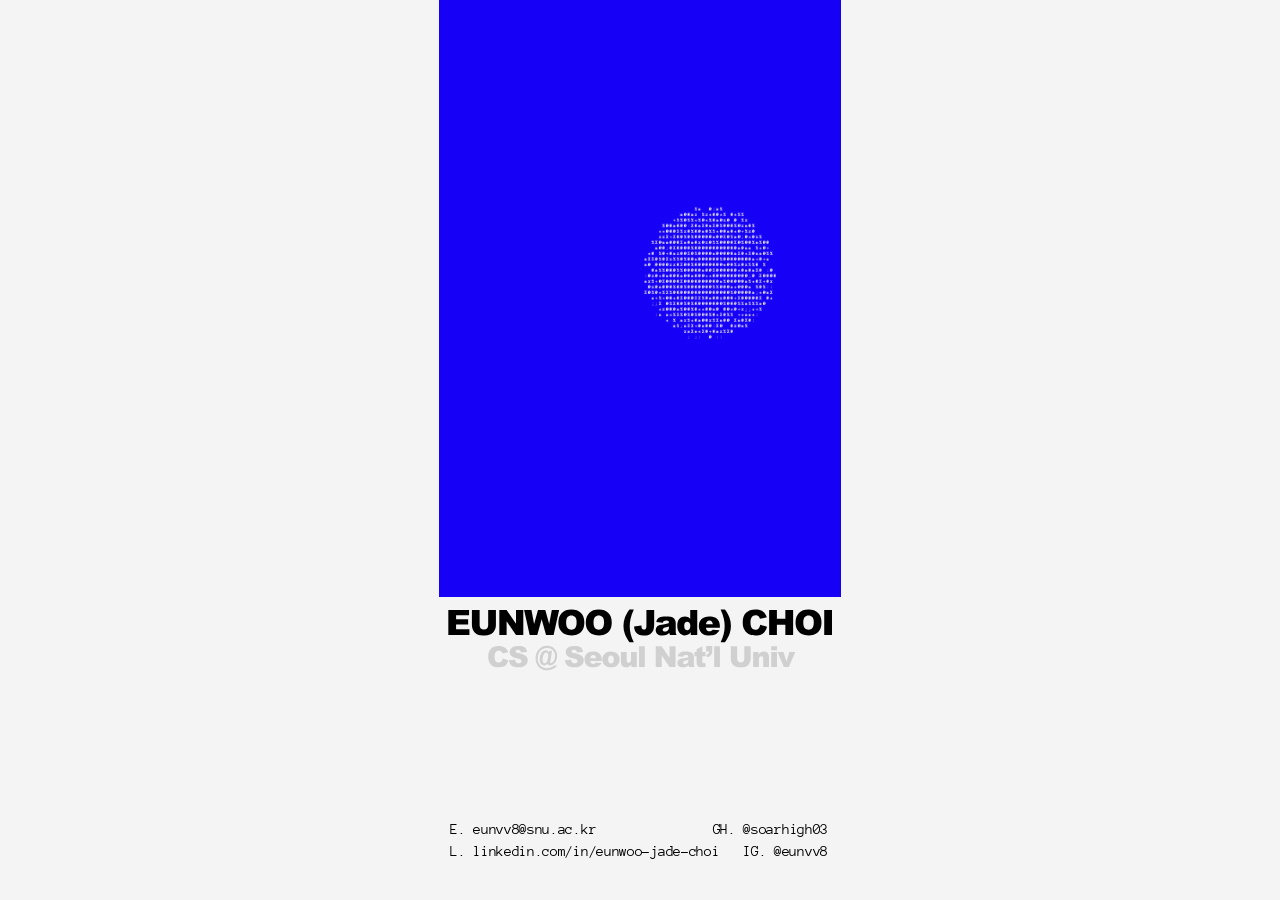
<file: index.html>
<!doctype html>
<html lang="en">
<head>
  <meta charset="utf-8">
  <meta name="viewport" content="width=device-width, initial-scale=1, viewport-fit=cover">
  <meta name="theme-color" content="#f4f4f4">
  <meta name="description" content="Eunwoo (Jade) Choi. Computer science at Seoul National University.">
  <title>Eunwoo (Jade) Choi</title>
  <link rel="preload" href="assets/fonts/anonymous-pro-regular.ttf" as="font" type="font/ttf" crossorigin>
  <link rel="stylesheet" href="home.css?v=2">
  <script src="ascii-art.js?v=5" defer></script>
  <script src="home.js?v=3" defer></script>
</head>
<body>
  <main class="home" aria-labelledby="name">
    <div class="artwork" aria-hidden="true"><canvas id="ascii-art"></canvas></div>
    <section class="card" aria-label="About and contact">
      <h1 id="name">
        <span class="title-copy">EUNWOO (Jade) CHOI</span>
        <img class="name-art" src="assets/images/home-name.svg" width="390" height="49" alt="" aria-hidden="true">
      </h1>
      <p class="education">
        <span class="title-copy">CS @ Seoul Nat’l Univ</span>
        <img class="education-art" src="assets/images/home-education.svg" width="309" height="41" alt="" aria-hidden="true">
      </p>
      <nav class="contacts" aria-label="Contact Eunwoo">
        <a class="email" href="mailto:eunvv8@snu.ac.kr">E. eunvv8@snu.ac.kr</a>
        <a class="github" href="https://github.com/soarhigh03" target="_blank" rel="noopener noreferrer">GH. @soarhigh03</a>
        <a class="linkedin" href="https://www.linkedin.com/in/eunwoo-jade-choi" target="_blank" rel="noopener noreferrer">L. linkedin.com/in/eunwoo-jade-choi</a>
        <div class="instagram">
          <button id="instagram-button" type="button" aria-expanded="false" aria-controls="instagram-note">IG. @eunvv8</button>
          <span id="instagram-note" class="speech-bubble" role="status" hidden>deactivated at the moment</span>
        </div>
      </nav>
    </section>
  </main>
</body>
</html>
</file>
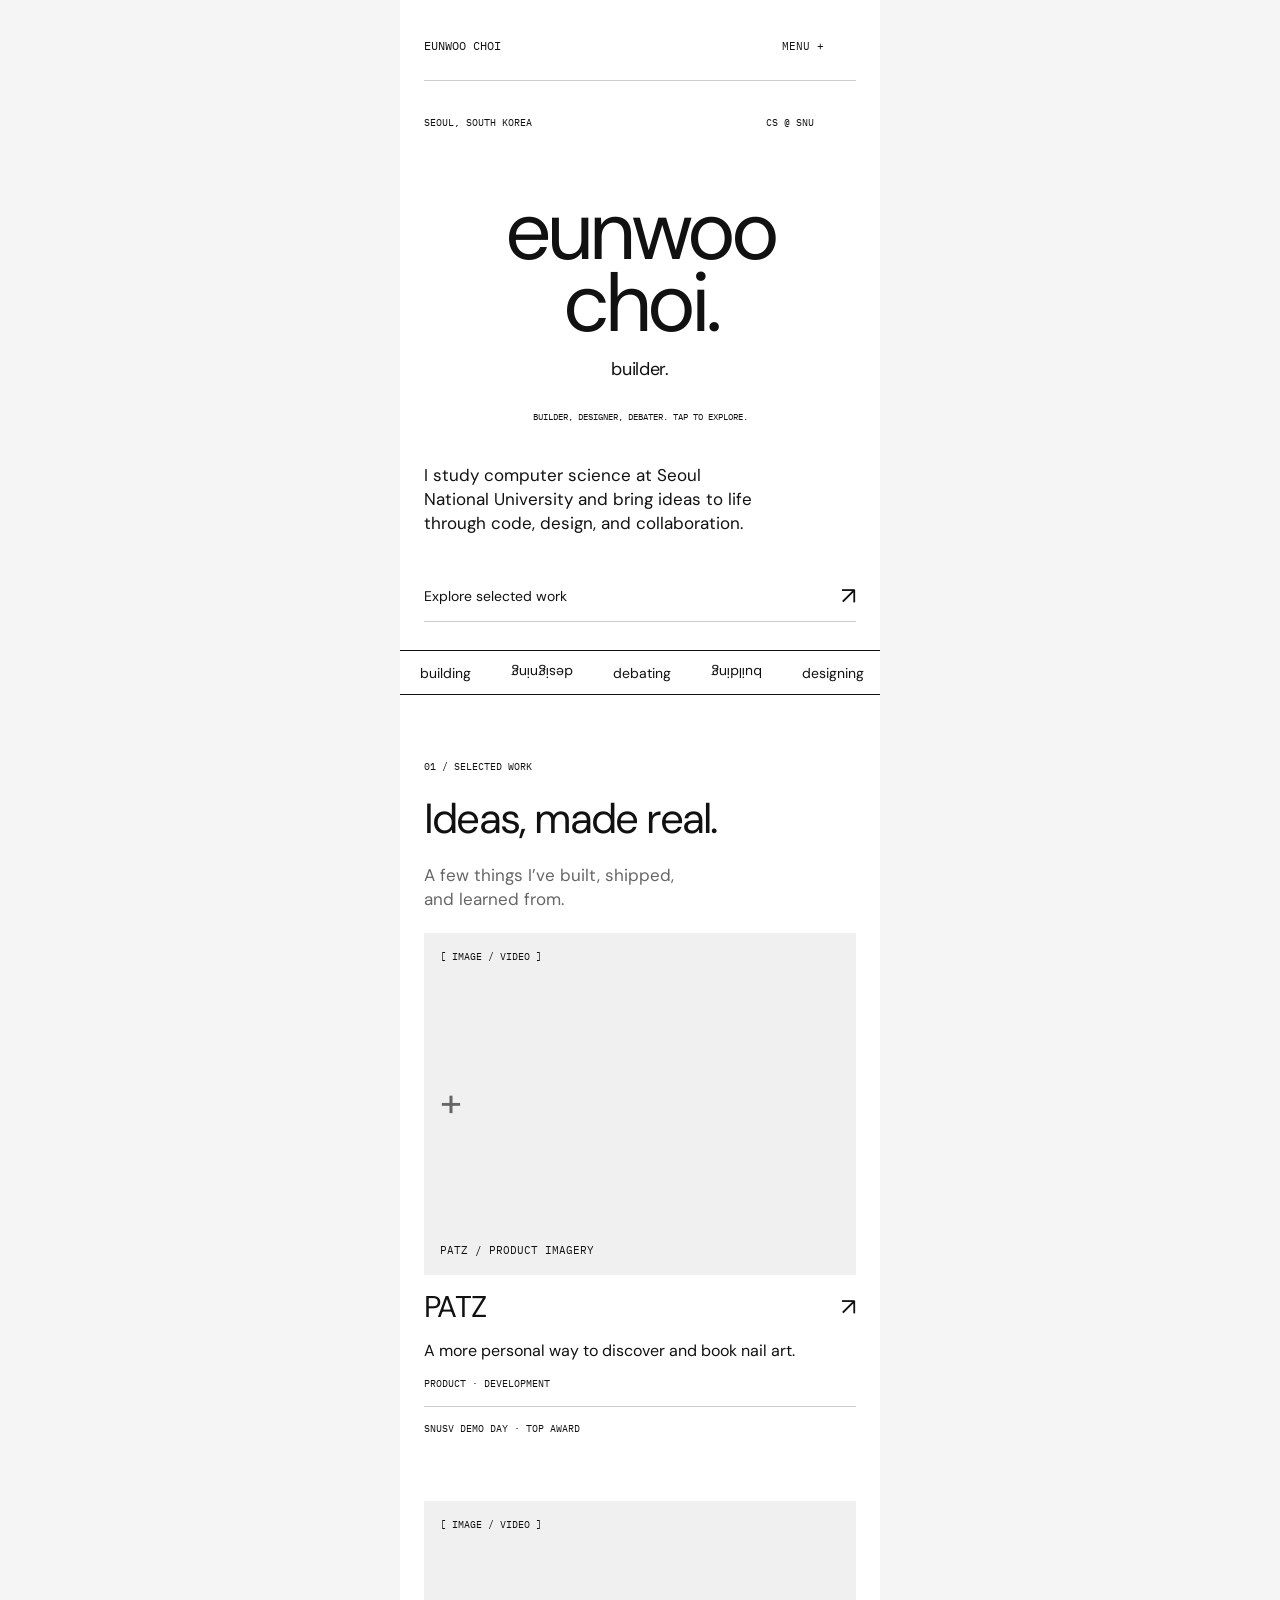
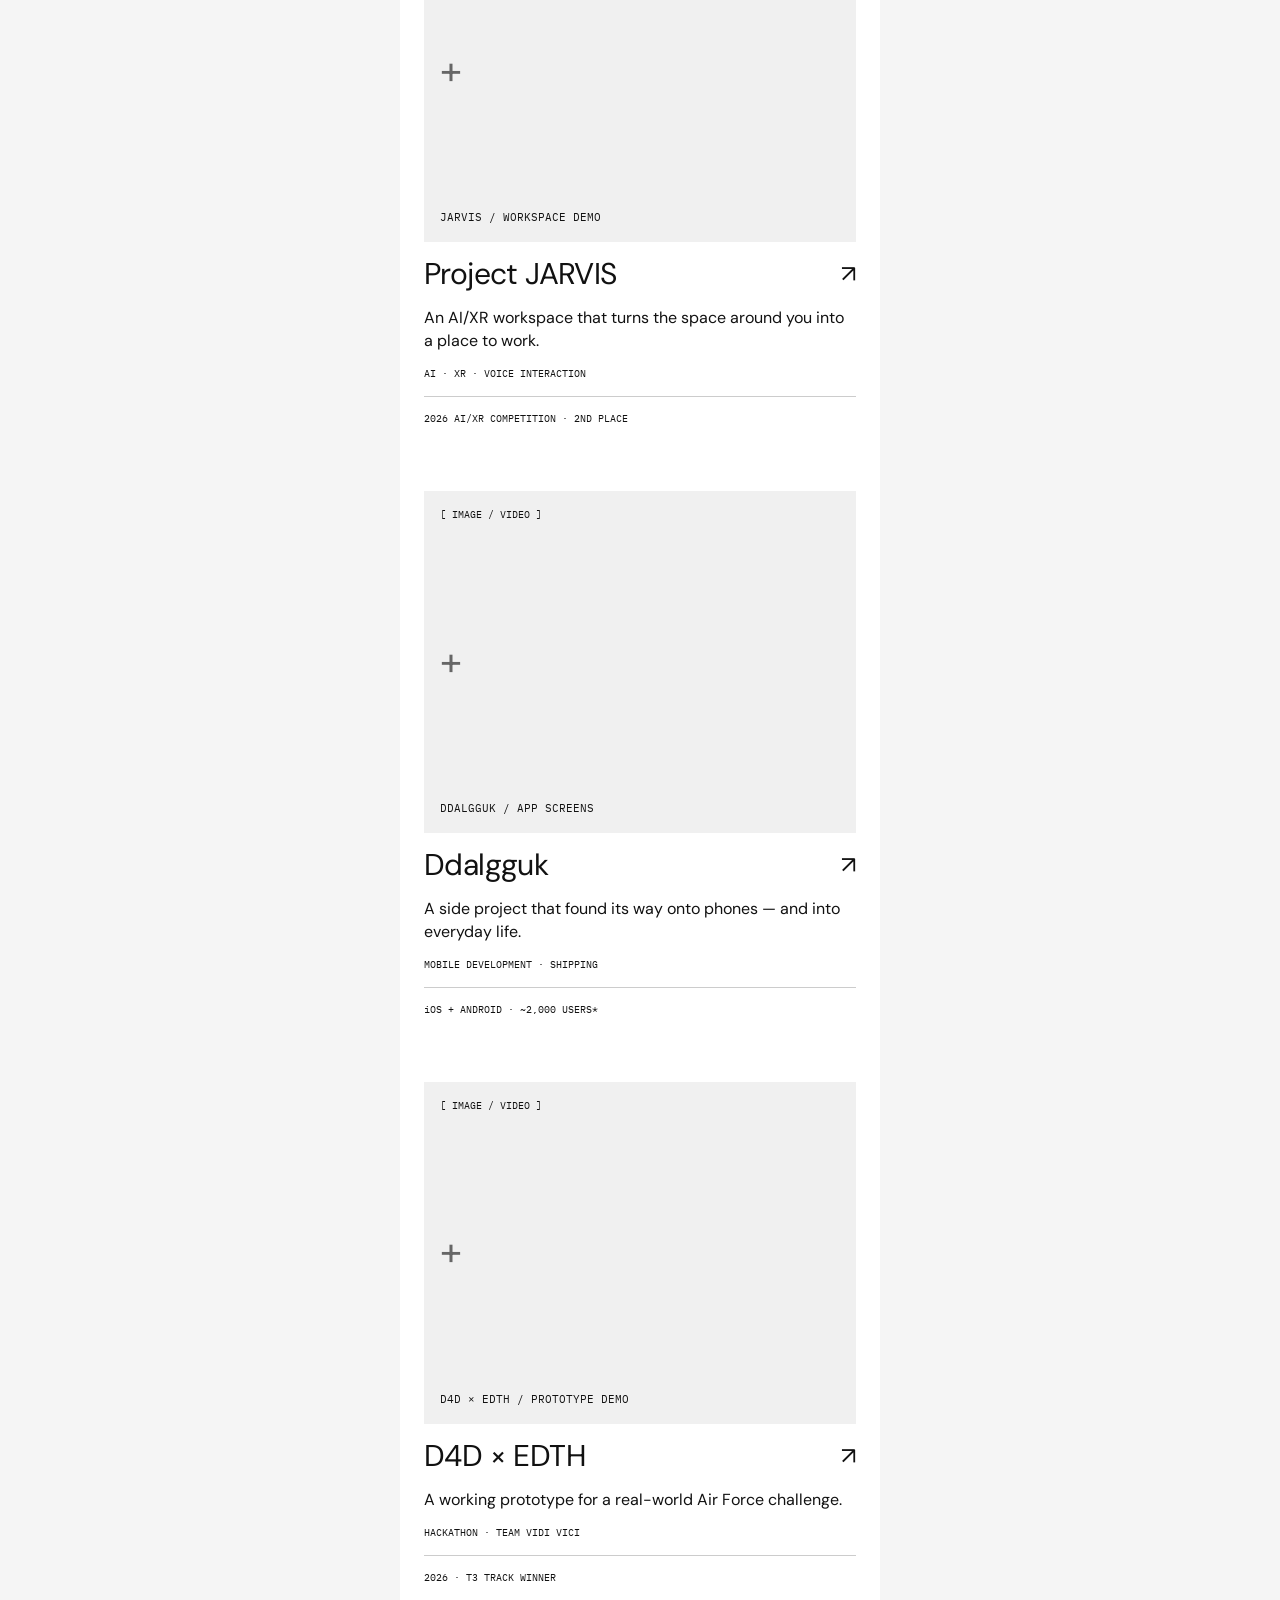
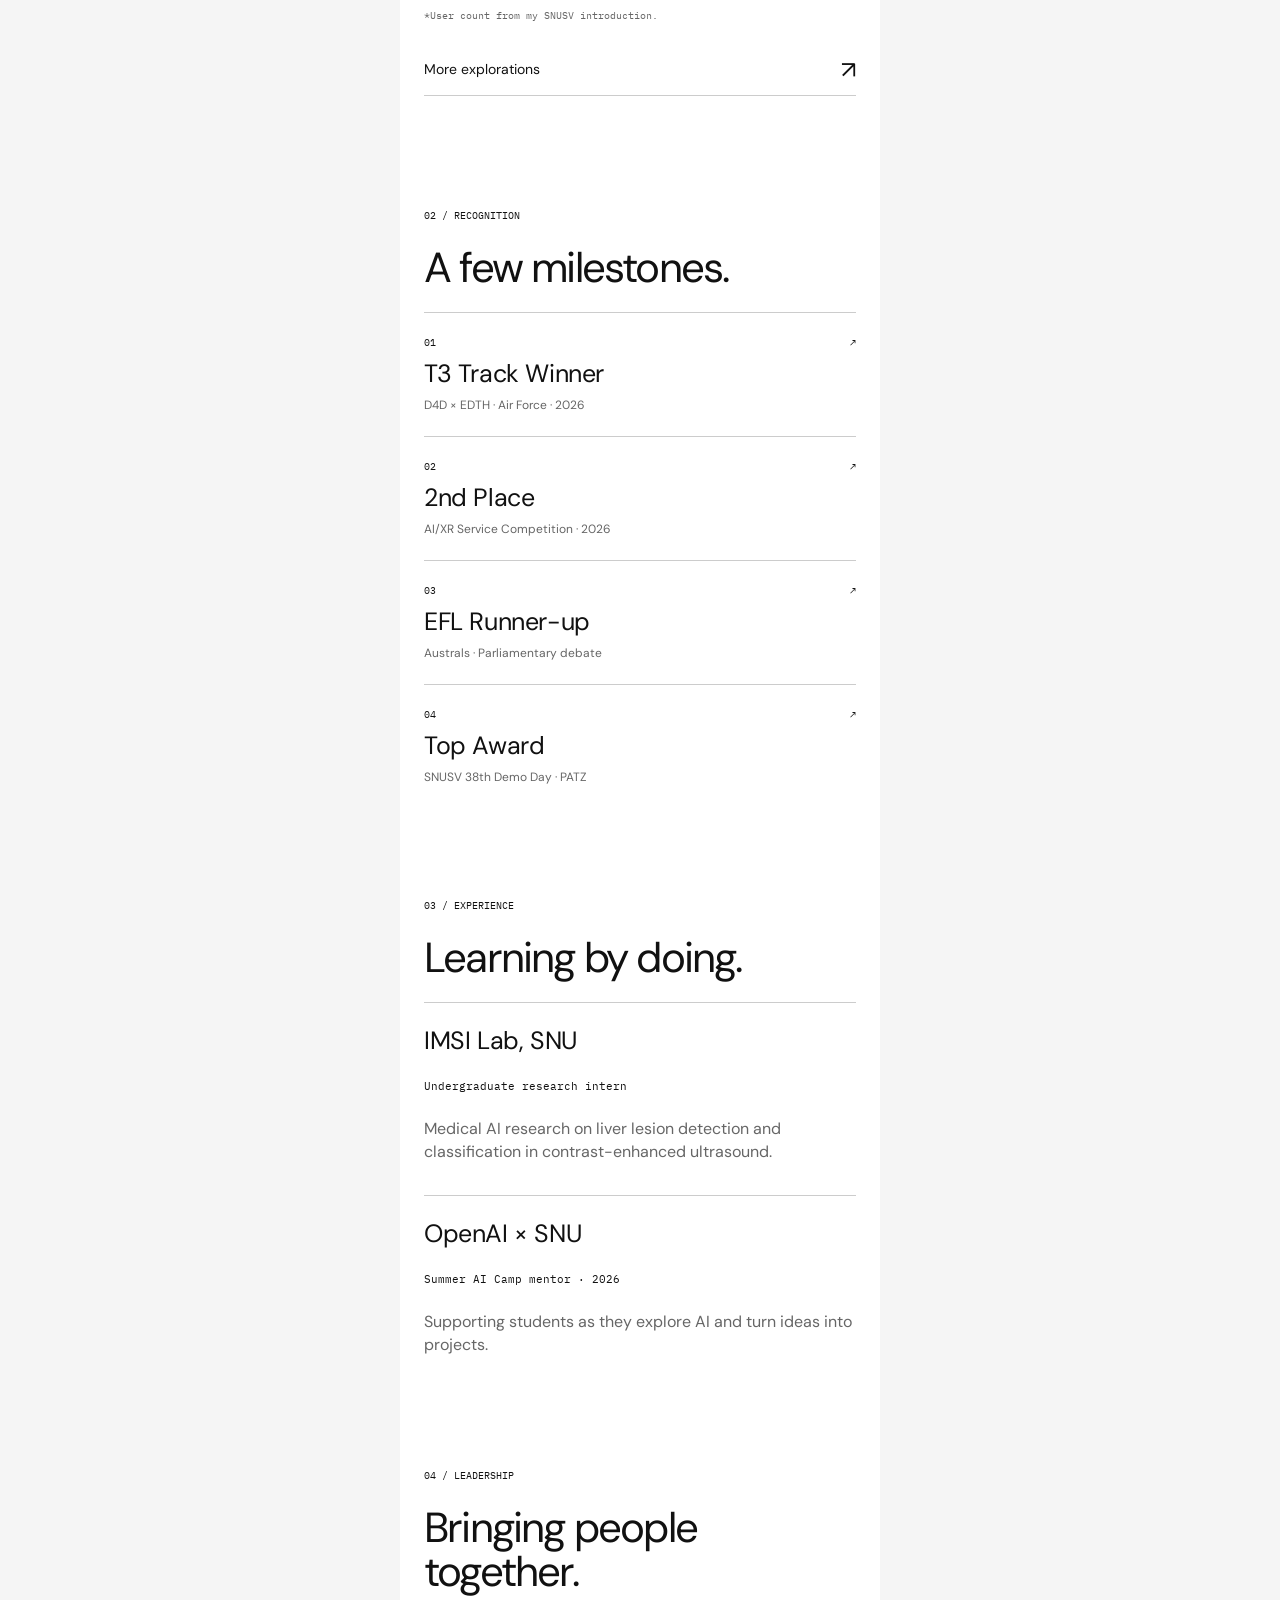
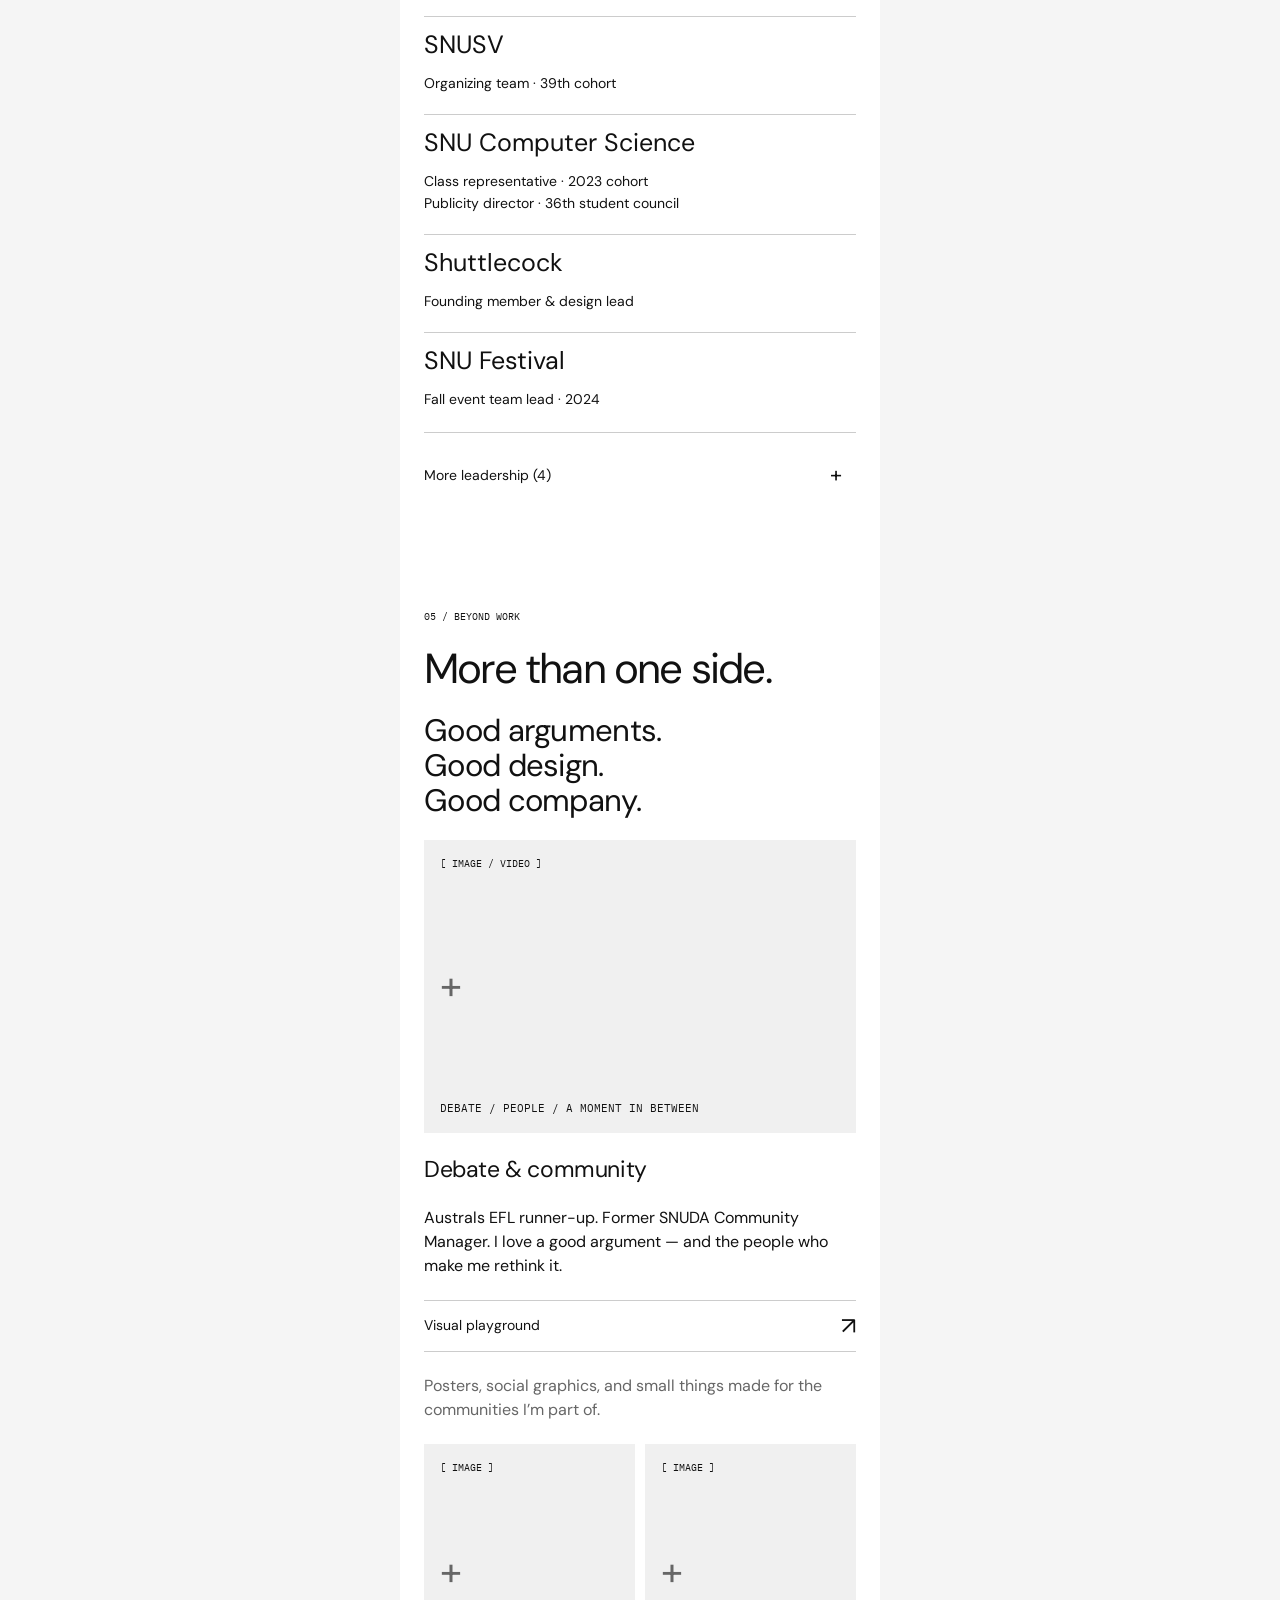
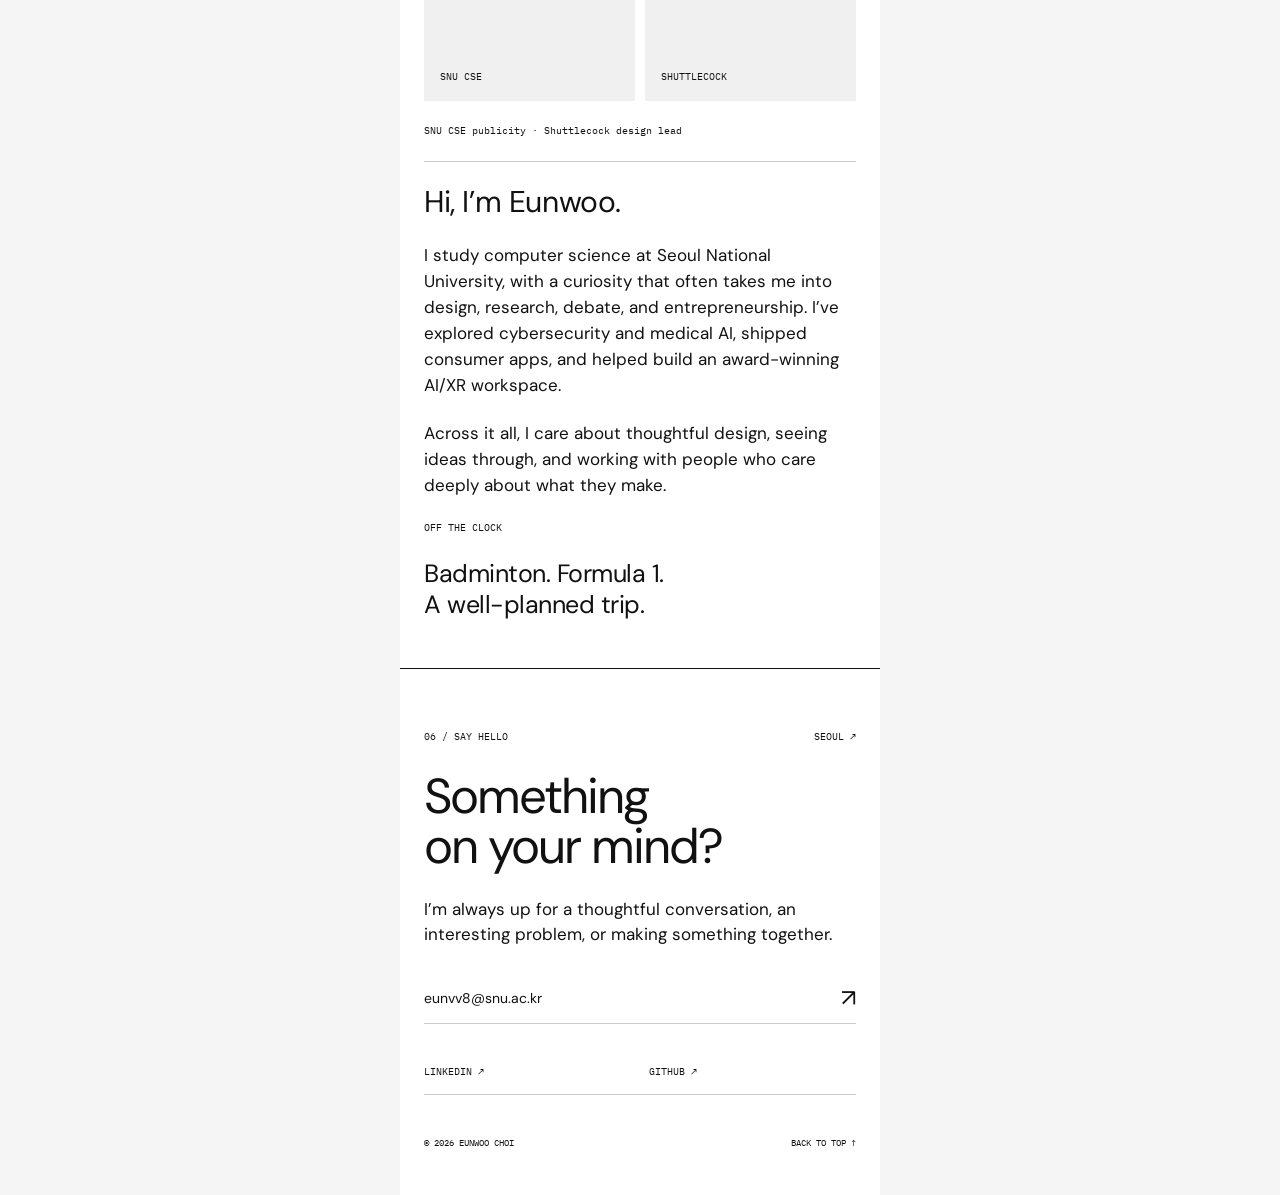
<file: editorial.html>
<!doctype html>
<html lang="en">
<head>
  <meta charset="utf-8">
  <meta name="viewport" content="width=device-width, initial-scale=1, viewport-fit=cover">
  <meta name="theme-color" content="#ffffff">
  <meta name="description" content="Eunwoo Choi — computer science at Seoul National University. Selected work in consumer apps, AI/XR, design, research, and debate.">
  <title>Eunwoo Choi — Selected work</title>
  <link rel="preload" href="assets/fonts/dm-sans-regular.ttf" as="font" type="font/ttf" crossorigin>
  <link rel="stylesheet" href="styles.css">
  <script src="media.js" defer></script>
  <script src="app.js" defer></script>
</head>
<body>
  <a class="skip-link" href="#work">Skip to selected work</a>
  <main class="site" id="home">
    <section class="intro" id="top" aria-labelledby="name">
      <header class="header">
        <a class="wordmark mono" href="#top">EUNWOO CHOI</a>
        <button class="menu-toggle mono" aria-label="Open menu" aria-haspopup="dialog">MENU +</button>
      </header>
      <div class="intro-meta eyebrow"><span>SEOUL, SOUTH KOREA</span><span>CS @ SNU</span></div>
      <h1 id="name">eunwoo<br>choi.</h1>
      <button class="role-switch" aria-label="Change perspective" aria-describedby="role-hint"><span id="role-word" aria-live="polite">builder.</span></button>
      <p class="role-hint mono" id="role-hint">BUILDER, DESIGNER, DEBATER. TAP TO EXPLORE.</p>
      <p class="intro-copy">I study computer science at Seoul National University and bring ideas to life through code, design, and collaboration.</p>
      <a href="#work" class="line-link"><span>Explore selected work</span><span class="arrow" aria-hidden="true">↗</span></a>
    </section>

    <div class="ribbon" aria-label="Building, designing, debating">
      <div class="ribbon-track" aria-hidden="true"><span>building</span><span>designing</span><span>debating</span><span>building</span><span>designing</span><span>debating</span><span>building</span><span>designing</span><span>debating</span></div>
    </div>

    <section class="section" id="work" aria-labelledby="work-title">
      <p class="eyebrow">01 / SELECTED WORK</p>
      <h2 id="work-title">Ideas, made real.</h2>
      <p class="section-intro muted">A few things I’ve built, shipped,<br>and learned from.</p>
      <div class="project-list">
        <a class="project" href="#project/patz" aria-label="Explore PATZ">
          <div class="media-slot" data-media="patz-cover" role="img" aria-label="Placeholder for PATZ product imagery"><span class="media-kind">[ IMAGE / VIDEO ]</span><span class="media-plus" aria-hidden="true">+</span><span class="media-caption">PATZ / PRODUCT IMAGERY</span></div>
          <div class="project-title"><h3>PATZ</h3><span class="arrow" aria-hidden="true">↗</span></div>
          <p>A more personal way to discover and book nail art.</p>
          <p class="eyebrow">PRODUCT · DEVELOPMENT</p>
          <p class="project-outcome eyebrow">SNUSV DEMO DAY · TOP AWARD</p>
        </a>
        <a class="project" href="#project/jarvis" aria-label="Explore Project JARVIS">
          <div class="media-slot" data-media="jarvis-cover" role="img" aria-label="Placeholder for JARVIS workspace demo"><span class="media-kind">[ IMAGE / VIDEO ]</span><span class="media-plus" aria-hidden="true">+</span><span class="media-caption">JARVIS / WORKSPACE DEMO</span></div>
          <div class="project-title"><h3>Project JARVIS</h3><span class="arrow" aria-hidden="true">↗</span></div>
          <p>An AI/XR workspace that turns the space around you into a place to work.</p>
          <p class="eyebrow">AI · XR · VOICE INTERACTION</p>
          <p class="project-outcome eyebrow">2026 AI/XR COMPETITION · 2ND PLACE</p>
        </a>
        <a class="project" href="#project/ddalgguk" aria-label="Explore Ddalgguk">
          <div class="media-slot" data-media="ddalgguk-cover" role="img" aria-label="Placeholder for Ddalgguk app screens"><span class="media-kind">[ IMAGE / VIDEO ]</span><span class="media-plus" aria-hidden="true">+</span><span class="media-caption">DDALGGUK / APP SCREENS</span></div>
          <div class="project-title"><h3>Ddalgguk</h3><span class="arrow" aria-hidden="true">↗</span></div>
          <p>A side project that found its way onto phones — and into everyday life.</p>
          <p class="eyebrow">MOBILE DEVELOPMENT · SHIPPING</p>
          <p class="project-outcome eyebrow">iOS + ANDROID · ~2,000 USERS*</p>
        </a>
        <a class="project" href="#project/d4d" aria-label="Explore D4D and EDTH">
          <div class="media-slot" data-media="d4d-cover" role="img" aria-label="Placeholder for D4D and EDTH prototype demo"><span class="media-kind">[ IMAGE / VIDEO ]</span><span class="media-plus" aria-hidden="true">+</span><span class="media-caption">D4D × EDTH / PROTOTYPE DEMO</span></div>
          <div class="project-title"><h3>D4D × EDTH</h3><span class="arrow" aria-hidden="true">↗</span></div>
          <p>A working prototype for a real-world Air Force challenge.</p>
          <p class="eyebrow">HACKATHON · TEAM VIDI VICI</p>
          <p class="project-outcome eyebrow">2026 · T3 TRACK WINNER</p>
        </a>
      </div>
      <p class="footnote muted">*User count from my SNUSV introduction.</p>
      <a class="line-link" href="#explorations"><span>More explorations</span><span class="arrow" aria-hidden="true">↗</span></a>
    </section>

    <section class="section" id="recognition" aria-labelledby="recognition-title">
      <p class="eyebrow">02 / RECOGNITION</p>
      <h2 id="recognition-title">A few milestones.</h2>
      <div class="award-list">
        <a class="award" href="#project/d4d"><span class="eyebrow award-index">01 <span aria-hidden="true">↗</span></span><h3>T3 Track Winner</h3><p>D4D × EDTH · Air Force · 2026</p></a>
        <a class="award" href="#project/jarvis"><span class="eyebrow award-index">02 <span aria-hidden="true">↗</span></span><h3>2nd Place</h3><p>AI/XR Service Competition · 2026</p></a>
        <a class="award" href="#debate"><span class="eyebrow award-index">03 <span aria-hidden="true">↗</span></span><h3>EFL Runner-up</h3><p>Australs · Parliamentary debate</p></a>
        <a class="award" href="#project/patz"><span class="eyebrow award-index">04 <span aria-hidden="true">↗</span></span><h3>Top Award</h3><p>SNUSV 38th Demo Day · PATZ</p></a>
      </div>
    </section>

    <section class="section" id="experience" aria-labelledby="experience-title">
      <p class="eyebrow">03 / EXPERIENCE</p>
      <h2 id="experience-title">Learning by doing.</h2>
      <div class="experience-list">
        <article><h3>IMSI Lab, SNU</h3><p class="eyebrow">Undergraduate research intern</p><p class="muted">Medical AI research on liver lesion detection and classification in contrast-enhanced ultrasound.</p></article>
        <article><h3>OpenAI × SNU</h3><p class="eyebrow">Summer AI Camp mentor · 2026</p><p class="muted">Supporting students as they explore AI and turn ideas into projects.</p></article>
      </div>
    </section>

    <section class="section leadership" id="leadership" aria-labelledby="leadership-title">
      <p class="eyebrow">04 / LEADERSHIP</p>
      <h2 id="leadership-title">Bringing people<br>together.</h2>
      <div class="leadership-list">
        <article><h3>SNUSV</h3><p>Organizing team · 39th cohort</p></article>
        <article><h3>SNU Computer Science</h3><p>Class representative · 2023 cohort<br>Publicity director · 36th student council</p></article>
        <article><h3>Shuttlecock</h3><p>Founding member &amp; design lead</p></article>
        <article><h3>SNU Festival</h3><p>Fall event team lead · 2024</p></article>
      </div>
      <details class="leadership-more">
        <summary><span class="more-label">More leadership (4)</span><span class="less-label">Less leadership</span><span class="toggle-symbol" aria-hidden="true"></span></summary>
        <div class="leadership-list">
          <article><h3>ComSee</h3><p>Support &amp; design lead · 2024</p></article>
          <article><h3>SNUDA</h3><p>Community Manager</p></article>
          <article><h3>Student Social Service Corps</h3><p>Development lead · Moduui team</p></article>
          <article><h3>Jeju SNU Volunteer Program</h3><p>Field team lead &amp; design team member · 2025</p></article>
        </div>
      </details>
    </section>

    <section class="section beyond" id="about" aria-labelledby="about-title">
      <p class="eyebrow">05 / BEYOND WORK</p>
      <h2 id="about-title">More than one side.</h2>
      <p class="statement">Good arguments.<br>Good design.<br>Good company.</p>
      <div class="media-slot people-slot" data-media="debate" role="img" aria-label="Placeholder for a debate or community photo"><span class="media-kind">[ IMAGE / VIDEO ]</span><span class="media-plus" aria-hidden="true">+</span><span class="media-caption">DEBATE / PEOPLE / A MOMENT IN BETWEEN</span></div>
      <article class="text-group" id="debate"><h3>Debate &amp; community</h3><p>Australs EFL runner-up. Former SNUDA Community Manager. I love a good argument — and the people who make me rethink it.</p></article>
      <div class="playground-block">
        <a href="#playground" class="line-link"><span>Visual playground</span><span class="arrow" aria-hidden="true">↗</span></a>
        <p class="muted">Posters, social graphics, and small things made for the communities I’m part of.</p>
        <a class="gallery-preview" href="#playground" aria-label="Open visual playground">
          <div class="media-slot" data-media="cse-01" role="img" aria-label="Placeholder for SNU CSE design"><span class="media-kind">[ IMAGE ]</span><span class="media-plus" aria-hidden="true">+</span><span class="media-caption">SNU CSE</span></div>
          <div class="media-slot" data-media="shuttlecock-01" role="img" aria-label="Placeholder for Shuttlecock design"><span class="media-kind">[ IMAGE ]</span><span class="media-plus" aria-hidden="true">+</span><span class="media-caption">SHUTTLECOCK</span></div>
        </a>
        <p class="eyebrow">SNU CSE publicity · Shuttlecock design lead</p>
      </div>
      <div class="bio text-group"><h3>Hi, I’m Eunwoo.</h3><p>I study computer science at Seoul National University, with a curiosity that often takes me into design, research, debate, and entrepreneurship. I’ve explored cybersecurity and medical AI, shipped consumer apps, and helped build an award-winning AI/XR workspace.</p><p>Across it all, I care about thoughtful design, seeing ideas through, and working with people who care deeply about what they make.</p></div>
      <div class="off-clock"><p class="eyebrow">OFF THE CLOCK</p><p>Badminton. Formula 1.<br>A well-planned trip.</p></div>
    </section>

    <footer class="contact" id="contact">
      <p class="eyebrow contact-meta"><span>06 / SAY HELLO</span><span>SEOUL ↗</span></p>
      <h2>Something<br>on your mind?</h2>
      <p>I’m always up for a thoughtful conversation, an interesting problem, or making something together.</p>
      <a href="mailto:eunvv8@snu.ac.kr" class="line-link"><span>eunvv8@snu.ac.kr</span><span class="arrow" aria-hidden="true">↗</span></a>
      <div class="socials eyebrow"><a href="https://www.linkedin.com/in/eunwoo-kelly-choi" target="_blank" rel="noreferrer">LINKEDIN ↗</a><a href="https://github.com/soarhigh03" target="_blank" rel="noreferrer">GITHUB ↗</a></div>
      <div class="colophon eyebrow"><span>© 2026 EUNWOO CHOI</span><a href="#top">BACK TO TOP ↑</a></div>
    </footer>
  </main>

  <dialog class="sheet menu-sheet" id="menu" aria-labelledby="menu-title">
    <div class="sheet-inner">
      <header class="header"><span class="wordmark mono">EUNWOO CHOI</span><button class="close-button mono" aria-label="Close menu" data-close-menu>CLOSE −</button></header>
      <h2 id="menu-title">Where to?</h2>
      <nav aria-label="Main navigation"><a href="#work" class="line-link"><span>Selected work</span><span aria-hidden="true">↗</span></a><a href="#recognition" class="line-link"><span>Recognition</span><span aria-hidden="true">↗</span></a><a href="#experience" class="line-link"><span>Experience</span><span aria-hidden="true">↗</span></a><a href="#leadership" class="line-link"><span>Leadership</span><span aria-hidden="true">↗</span></a><a href="#about" class="line-link"><span>Beyond work</span><span aria-hidden="true">↗</span></a><a href="#contact" class="line-link"><span>Say hello</span><span aria-hidden="true">↗</span></a></nav>
      <p class="menu-note muted">Curiosity is a good place to start.</p>
    </div>
  </dialog>
  <dialog class="sheet" id="detail" aria-labelledby="detail-title"><div class="sheet-inner" id="detail-content"></div></dialog>
  <noscript><p class="noscript">Enable JavaScript to explore project details and the visual archive. You can still read the portfolio and get in touch by email.</p></noscript>
</body>
</html>
</file>
<file: home.css>
@font-face {
  font-family: "Anonymous Pro";
  src: url("assets/fonts/anonymous-pro-regular.ttf") format("truetype");
  font-weight: 400;
  font-style: normal;
  font-display: swap;
}

:root { color-scheme: light; background: #f4f4f4; }
* { box-sizing: border-box; }
html, body { width: 100%; height: 100%; margin: 0; overflow: hidden; overscroll-behavior: none; }
body { color: #000; -webkit-font-smoothing: antialiased; }
button, a { -webkit-tap-highlight-color: transparent; touch-action: manipulation; }
a { color: inherit; text-decoration: none; }
button { color: inherit; font: inherit; letter-spacing: inherit; padding: 0; border: 0; background: none; cursor: pointer; }
button:focus-visible, a:focus-visible { outline: 1px solid currentColor; outline-offset: 4px; }
[hidden] { display: none !important; }

.home {
  /* All card measurements come from the 402 × 874 Figma artboard. */
  --u: 1px;
  width: min(100%, 402px);
  height: 100vh;
  height: 100dvh;
  margin-inline: auto;
  display: grid;
  grid-template-rows: minmax(0, 1fr) calc(303 * var(--u));
  overflow: hidden;
  background: #f4f4f4;
}
.artwork { position: relative; min-height: 0; overflow: hidden; background: #000; }
.artwork[data-scene="fireworks"] { background: #1600f5; }
#ascii-art { display: block; width: 100%; height: 100%; }
.card { position: relative; min-height: 0; }
/* Outlined Figma text preserves Arial Black on devices without the font. */
h1, .education { position: absolute; margin: 0; }
h1 {
  top: 0;
  right: calc(6 * var(--u));
}
.education {
  top: calc(38 * var(--u));
  left: calc(50% + .5 * var(--u));
  transform: translateX(-50%);
}
.name-art, .education-art { display: block; height: auto; }
.name-art { width: calc(390 * var(--u)); }
.education-art { width: calc(309 * var(--u)); }
.title-copy {
  position: absolute;
  width: 1px;
  height: 1px;
  padding: 0;
  margin: -1px;
  overflow: hidden;
  clip-path: inset(50%);
  white-space: nowrap;
  border: 0;
}
.contacts {
  position: absolute;
  left: calc(11 * var(--u));
  right: calc(13 * var(--u));
  bottom: max(calc(41 * var(--u)), env(safe-area-inset-bottom, 0px));
  height: calc(37 * var(--u));
  font: 400 calc(15 * var(--u)) / calc(15 * var(--u)) "Anonymous Pro", monospace;
  letter-spacing: calc(-.3 * var(--u));
  white-space: nowrap;
}
.contacts > * { position: absolute; }
.email, .github { top: 0; }
.linkedin, .instagram { top: calc(22 * var(--u)); }
.email, .linkedin { left: 0; }
.github, .instagram { right: 0; }
.instagram button { display: block; line-height: inherit; }
.speech-bubble {
  position: absolute;
  bottom: calc(100% + 30px);
  right: -1px;
  padding: 9px 11px;
  border-radius: 5px;
  background: #000;
  color: #f4f4f4;
  font-size: 12px;
  line-height: 16px;
  letter-spacing: -.2px;
  animation: bubble-in 140ms ease-out;
}
.speech-bubble::after {
  content: "";
  position: absolute;
  top: 100%;
  right: 20px;
  border: 5px solid transparent;
  border-top-color: #000;
  border-bottom: 0;
}
@keyframes bubble-in { from { opacity: 0; transform: translateY(3px); } to { opacity: 1; transform: translateY(0); } }
@media (max-width: 401px) { .home { --u: calc(100vw / 402); } }
@media (prefers-reduced-motion: reduce) { .speech-bubble { animation: none; } }
</file>
<file: styles.css>
@font-face{font-family:"DM Sans";src:url("assets/fonts/dm-sans-regular.ttf") format("truetype");font-weight:400;font-display:swap}
@font-face{font-family:"DM Sans";src:url("assets/fonts/dm-sans-medium.ttf") format("truetype");font-weight:500;font-display:swap}
@font-face{font-family:"IBM Plex Mono";src:url("assets/fonts/ibm-plex-mono.ttf") format("truetype");font-weight:400;font-display:swap}
:root{--paper:#fff;--ink:#111;--muted:#666;--line:#ccc;--media:#f0f0f0;--gutter:24px;--mobile-width:480px;color-scheme:light}
*,*::before,*::after{box-sizing:border-box}
html{scroll-behavior:smooth;scroll-padding-top:24px;scrollbar-width:none}
html::-webkit-scrollbar,.sheet::-webkit-scrollbar{display:none}
body{margin:0;background:#f5f5f5;color:var(--ink);font:400 16px/1.5 "DM Sans",Arial,sans-serif;font-optical-sizing:none;-webkit-font-smoothing:antialiased}
h1,h2,h3,p,figure{margin:0}h1,h2,h3{font-weight:400}a{color:inherit;text-decoration:none}button{font:inherit;color:inherit;background:none;border:0;padding:0;cursor:pointer}button,a{-webkit-tap-highlight-color:transparent;touch-action:manipulation}button:focus-visible,a:focus-visible{outline:2px solid var(--ink);outline-offset:5px}img,video{display:block;max-width:100%}::selection{background:#111;color:#fff}[hidden]{display:none!important}
.site{max-width:var(--mobile-width);margin-inline:auto;background:var(--paper);overflow:clip;min-height:100svh}
.mono,.eyebrow,.footnote,.media-kind,.media-caption{font-family:"IBM Plex Mono",monospace;font-weight:400}
.eyebrow{font-size:10px;line-height:1.6}.muted{color:var(--muted)}.footnote{font-size:10px;line-height:1.5}.arrow{font-size:24px;line-height:1;transition:transform 250ms ease}
.intro{padding:24px var(--gutter) 28px}.header{display:flex;align-items:center;justify-content:space-between;min-height:57px;padding-bottom:12px;border-bottom:1px solid var(--line);gap:16px}.wordmark{font-size:12px;line-height:18px}.menu-toggle,.close-button{font-size:11px;min-height:44px;min-width:74px;text-align:left}.intro-meta{display:flex;justify-content:space-between;gap:16px;margin-top:34px}.intro-meta span:last-child{width:90px}.intro h1{text-align:center;font-size:82px;line-height:72px;letter-spacing:-5px;margin-top:64px}.role-switch{display:block;width:100%;padding:16px 0;min-height:60px;font-size:18px;letter-spacing:-.3px;line-height:28px}.role-switch span{display:inline-block}.role-hint{text-align:center;font-size:9px;line-height:16px;margin-top:10px}.intro-copy{font-size:17px;line-height:24px;max-width:338px;margin-top:38px}.intro>.line-link{margin-top:36px}
.line-link{display:flex;justify-content:space-between;align-items:center;gap:18px;min-height:51px;padding:12px 0;border-bottom:1px solid var(--line);font-size:14px;line-height:19px}.line-link:active .arrow,.project:active .arrow{transform:translate(3px,-3px)}
.ribbon{height:45px;border-block:1px solid var(--ink);display:flex;align-items:center;overflow:hidden}.ribbon-track{display:flex;align-items:center;width:max-content;will-change:transform;white-space:nowrap}.ribbon-track span{font-size:14px;line-height:20px;padding-inline:20px}.ribbon-track span:nth-child(2n){transform:rotate(180deg)}
.section{padding:64px var(--gutter) 48px;display:flex;flex-direction:column;gap:22px}.section h2{font-size:42px;line-height:44px;letter-spacing:-1.8px}.section-intro{font-size:17px;line-height:24px}.project-list{display:flex;flex-direction:column;gap:64px}.project{display:flex;flex-direction:column;gap:14px}.project-title{display:flex;justify-content:space-between;align-items:center;gap:16px}.project-title h3{font-size:30px;line-height:36px;letter-spacing:-.6px}.project>p:not(.eyebrow){font-size:16px;line-height:23px}.project-outcome{border-top:1px solid var(--line);padding-top:14px}.media-slot{position:relative;display:flex;flex-direction:column;justify-content:space-between;min-width:0;aspect-ratio:354/280;padding:16px;background:var(--media);overflow:hidden}.media-kind{font-size:10px;line-height:15px}.media-plus{font-size:40px;line-height:45px;color:var(--muted);letter-spacing:-1.8px}.media-caption{font-size:11px;line-height:17px}.media-slot img,.media-slot video{position:absolute;inset:0;width:100%;height:100%;object-fit:cover}.media-slot.has-media>span{display:none}.media-slot.has-media{padding:0}.media-slot.has-media img{transition:transform 450ms cubic-bezier(.2,.7,.2,1)}.project:active .media-slot img{transform:scale(1.025)}
.award-list{display:flex;flex-direction:column;gap:22px}.award{border-top:1px solid var(--line);padding-top:22px;display:flex;flex-direction:column;gap:7px}.award-index{display:flex;justify-content:space-between}.award h3,.experience-list h3{font-size:25px;line-height:31px;letter-spacing:-.4px}.award>p{font-size:12px;line-height:18px;color:var(--muted)}
.experience-list{display:flex;flex-direction:column;gap:32px}.experience-list article{border-top:1px solid var(--line);padding-top:22px;display:flex;flex-direction:column;gap:22px}.experience-list .eyebrow{font-size:11px;line-height:17px}.experience-list article>p:last-child{font-size:16px;line-height:23px}
.leadership-list{display:flex;flex-direction:column;gap:20px}.leadership-list article{border-top:1px solid var(--line);padding-top:12px;display:flex;flex-direction:column;gap:12px}.leadership-list h3{font-size:25px;line-height:31px}.leadership-list p{font-size:14px;line-height:22px}
.leadership-more summary{display:flex;align-items:center;justify-content:space-between;gap:16px;border-top:1px solid var(--line);padding-top:20px;min-height:65px;font-size:14px;line-height:22px;list-style:none;cursor:pointer;touch-action:manipulation;-webkit-tap-highlight-color:transparent}.leadership-more summary::-webkit-details-marker{display:none}.leadership-more summary:focus-visible{outline:2px solid var(--ink);outline-offset:5px}.leadership-more .toggle-symbol{font-size:22px;line-height:28px;width:26px;text-align:left}.leadership-more .toggle-symbol::before{content:"+"}.leadership-more[open] .toggle-symbol::before{content:"−"}.leadership-more .less-label,.leadership-more[open] .more-label{display:none}.leadership-more[open] .less-label{display:inline}.leadership-more>.leadership-list{margin-top:20px}
.statement{font-size:31px;line-height:35px;letter-spacing:-.7px}.people-slot{aspect-ratio:354/240}.text-group{display:flex;flex-direction:column;gap:22px}.text-group h3{font-size:23px;line-height:29px;letter-spacing:-.4px}.text-group p{font-size:16px;line-height:24px}.playground-block{border-top:1px solid var(--line);display:flex;flex-direction:column;gap:22px}.gallery-preview{display:grid;grid-template-columns:1fr 1fr;gap:10px}.gallery-preview .media-slot{aspect-ratio:172/210}.gallery-preview .media-caption{font-size:10px}.bio{border-top:1px solid var(--line);padding-top:22px}.bio h3{font-size:30px;line-height:36px}.bio p{font-size:17px;line-height:26px}.off-clock{display:flex;flex-direction:column;gap:22px}.off-clock>p:last-child{font-size:25px;line-height:31px;letter-spacing:-.5px}
.contact{padding:60px var(--gutter) 30px;display:flex;flex-direction:column;gap:26px;border-top:1px solid var(--ink)}.contact-meta{display:flex;justify-content:space-between}.contact h2{font-size:49px;line-height:50px;letter-spacing:-2px}.contact>p:not(.eyebrow){font-size:17px;line-height:25px}.socials{display:flex;border-bottom:1px solid var(--line);gap:18px}.socials a{width:50%;display:flex;align-items:center;min-height:44px}.colophon{display:flex;align-items:center;justify-content:space-between;gap:8px;font-size:9px}.colophon a{min-height:44px;display:flex;align-items:center}
.sheet{position:fixed;inset:0;width:min(100%,var(--mobile-width));height:100%;height:100dvh;max-width:none;max-height:none;margin:0 auto;border:0;padding:0;color:var(--ink);background:var(--paper);overflow-y:auto;overscroll-behavior:contain;scrollbar-width:none}.sheet::backdrop{background:rgba(0,0,0,.14)}.sheet[open]{animation:sheet-in 280ms cubic-bezier(.2,.7,.2,1)}.sheet-inner{padding:24px var(--gutter) max(32px,env(safe-area-inset-bottom));min-height:100%}.sheet .header{margin-bottom:64px}.sheet h2{font-size:48px;line-height:51px;letter-spacing:-1.8px}.menu-sheet h2{font-size:46px;line-height:50px;margin:90px 0 40px}.menu-sheet .header{margin:0}.menu-sheet .line-link{min-height:55px}.menu-note{margin-top:65px}.detail-body{display:flex;flex-direction:column;gap:22px}.detail-meta{display:flex;justify-content:space-between}.detail-summary{font-size:22px;line-height:29px}.detail-body h3{font-size:27px;line-height:33px;letter-spacing:-.5px}.detail-body>p:not(.eyebrow):not(.detail-summary){font-size:17px;line-height:25px}.detail-body .media-slot{aspect-ratio:354/300}.detail-body .process-media{aspect-ratio:354/250}.detail-body .detail-roles{padding-bottom:22px;border-bottom:1px solid var(--line)}.archive-section{display:flex;flex-direction:column;gap:22px;margin-top:16px}.archive-section .media-slot{aspect-ratio:1}.archive-caption{font-size:12px;color:var(--muted);margin-top:8px}.exploration{display:flex;flex-direction:column;gap:22px;border-top:1px solid var(--line);padding-top:22px}.exploration p{line-height:24px}
.skip-link{position:fixed;z-index:10;top:8px;left:8px;padding:12px;background:#111;color:#fff;transform:translateY(-160%)}.skip-link:focus{transform:none}.noscript{padding:24px;background:#fff;max-width:480px;margin:auto}.is-locked{overflow:hidden}.reveal-pending{opacity:0;transform:translateY(16px);transition:opacity 550ms ease,transform 550ms cubic-bezier(.2,.7,.2,1)}.is-visible{opacity:1;transform:none}
@keyframes sheet-in{from{opacity:.4;transform:translateY(22px)}to{opacity:1;transform:translateY(0)}}
@media(max-width:360px){:root{--gutter:20px}.intro h1{font-size:74px;line-height:66px;letter-spacing:-4.5px}.section h2{font-size:36px;line-height:39px}.contact h2{font-size:44px;line-height:46px}.role-hint{font-size:8px}.gallery-preview .media-caption{font-size:9px}.project-title h3{font-size:28px}.eyebrow{font-size:9px}.colophon{font-size:8px}.sheet h2{font-size:43px;line-height:46px}}
@media(prefers-reduced-motion:reduce){html{scroll-behavior:auto}*,*::before,*::after{animation:none!important;transition:none!important}.ribbon-track{transform:none!important}.reveal-pending{opacity:1;transform:none}}
@media print{body{background:#fff}.site{max-width:none}.menu-toggle,.role-hint,.sheet,.skip-link{display:none!important}.section{break-inside:avoid}.reveal-pending{opacity:1;transform:none}}
</file>
